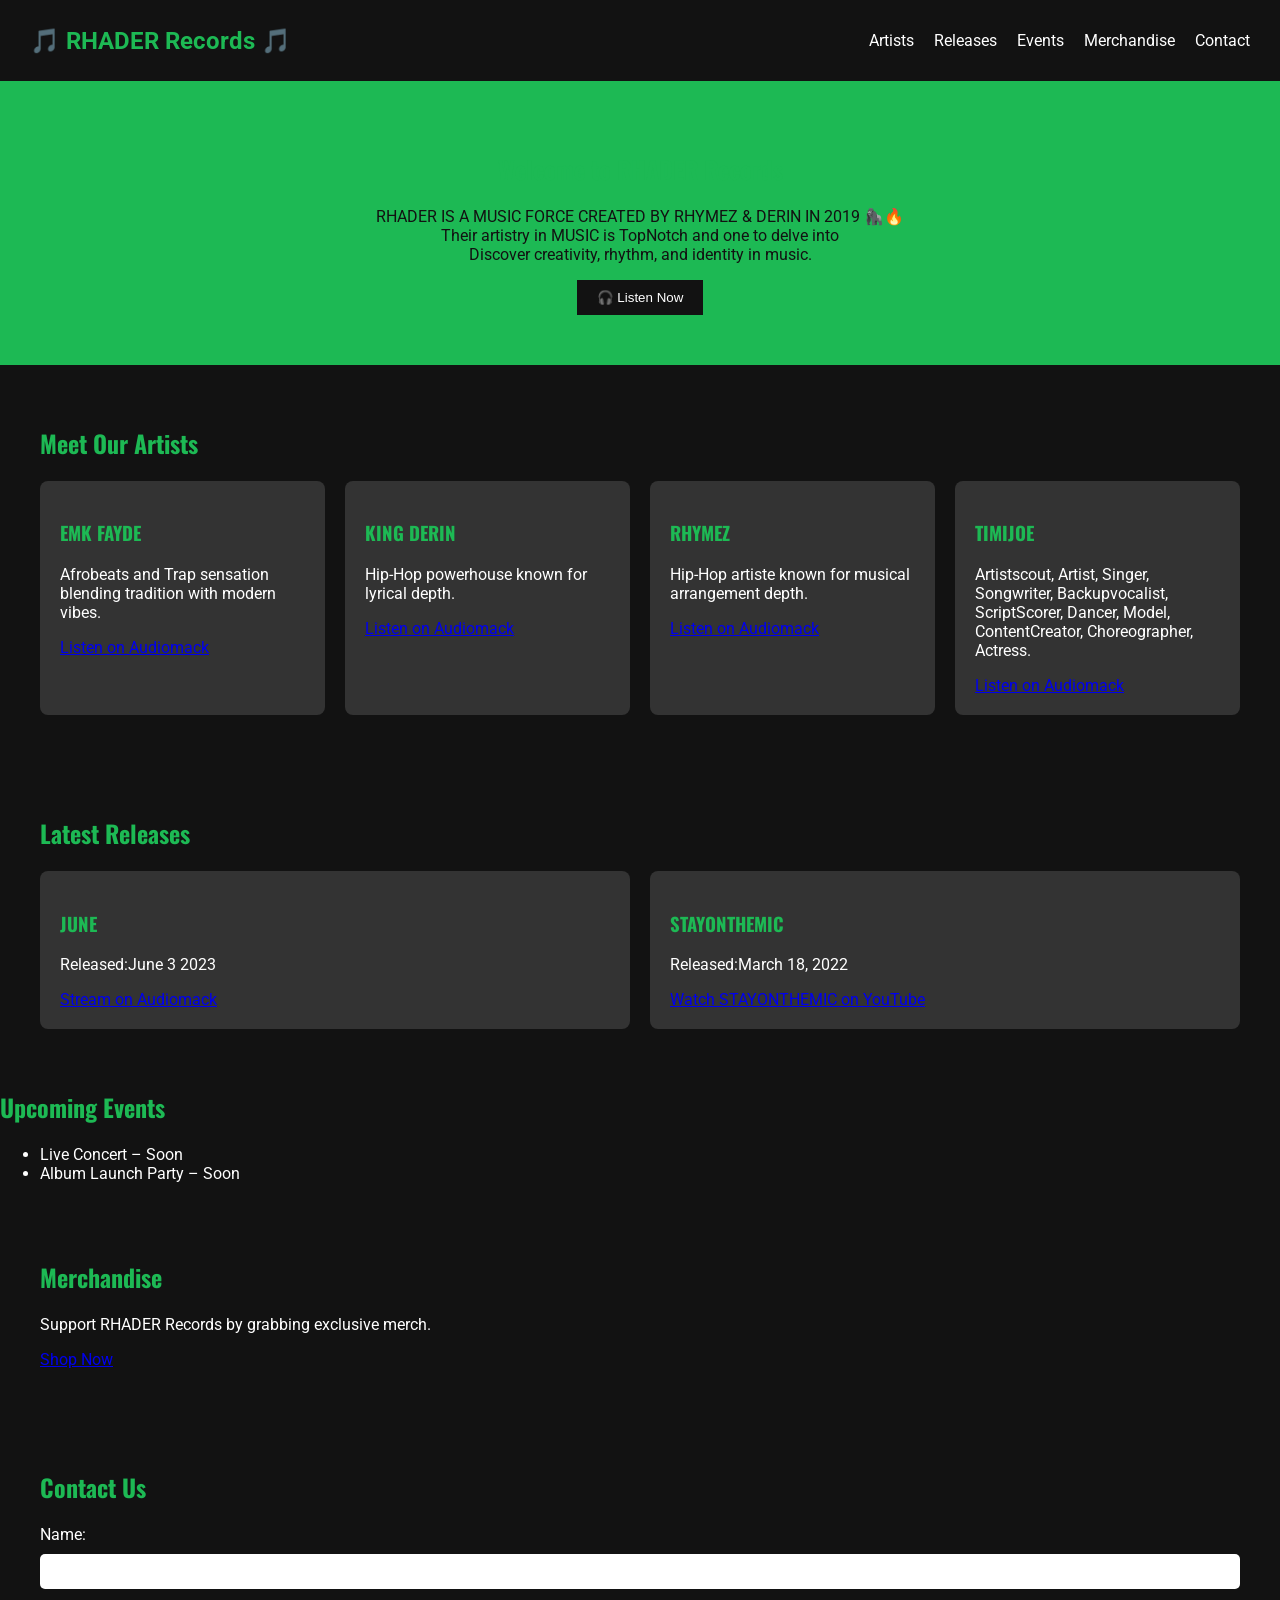
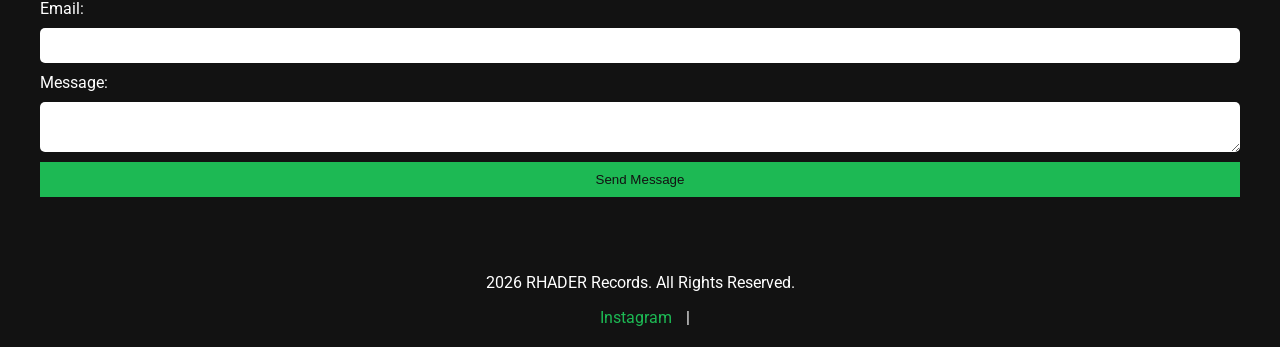
<file: final_project.html>
<!DOCTYPE html>
<html lang="en">
<head>
  <meta charset="UTF-8">
  <meta name="description" content="RHADER Records - Modern music label and hub for artists, fans, and producers.">
  <meta name="keywords" content="RHADER Records, Music Label, Artists, Releases, Events, Merchandise">
  <meta name="author" content="RHADER Records">
  <meta name="viewport" content="width=device-width, initial-scale=1.0">
  <title>RHADER Records</title>
  <!-- Link to CSS -->
  <link rel="stylesheet" href="styles/final_project.css">
   <!-- Link to JavaScript -->
  <script src="scripts/final_project.js" defer></script>
  <!-- Google Fonts -->
  <link href="https://fonts.googleapis.com/css2?family=Oswald:wght@400;700&family=Roboto&display=swap" rel="stylesheet">
</head>
<body>
  <!-- Header -->
  <header>
    <div class="logo">🎵 RHADER Records 🎵</div>
    <nav>
      <ul>
        <li><a href="#artists">Artists</a></li>
        <li><a href="#releases">Releases</a></li>
        <li><a href="#events">Events</a></li>
        <li><a href="#merch">Merchandise</a></li>
        <li><a href="#contact">Contact</a></li>
      </ul>
    </nav>
  </header>

  <!-- Hero Banner -->
  <section class="hero">
    <h1>Welcome to RHADER Records</h1>
    <p>RHADER IS A MUSIC FORCE CREATED BY RHYMEZ & DERIN IN 2019 🦍🔥
    <br>Their artistry in MUSIC is TopNotch and one to delve into
    <br>Discover creativity, rhythm, and identity in music.
    </p>
    <button id="listenBtn">🎧 Listen Now</button>
  </section>

  <!-- Artists Section -->
  <section id="artists">
    <h2>Meet Our Artists</h2>
    <div class="artist-grid">
      <article>
        <h3>EMK FAYDE</h3>
        <p>Afrobeats and Trap sensation blending tradition with modern vibes.</p>
        <a href="https://audiomack.com/emkfayde" target="_blank">Listen on Audiomack</a>
      </article>
      <article>
        <h3>KING DERIN</h3>
        <p>Hip-Hop powerhouse known for lyrical depth.</p>
        <a href="https://audiomack.com/kingderin" target="_blank">Listen on Audiomack</a>
      </article>
      <article>
        <h3>RHYMEZ</h3>
        <p>Hip-Hop artiste known for musical arrangement depth.</p>
        <a href="https://audiomack.com/savage619" target="_blank">Listen on Audiomack</a>
      </article>
      <article>
        <h3>TIMIJOE</h3>
        <p>Artistscout, Artist, Singer, Songwriter, Backupvocalist, ScriptScorer, Dancer, Model, ContentCreator, Choreographer, Actress.</p>
        <a href="https://audiomack.com/timijoe009" target="_blank">Listen on Audiomack</a>
      </article>
      
    </div>
  </section>

  <!-- Releases Section -->
  <section id="releases">
    <h2>Latest Releases</h2>
    <div class="release-grid">
      <div class="release">
        <h3>JUNE</h3>
        <p>Released:June 3 2023</p>
        <a href="https://audiomack.com/rhader/album/june-1/" target="_blank">Stream on Audiomack</a>
      </div>
      <div class="release">
        <h3>STAYONTHEMIC</h3>
        <p>Released:March 18, 2022</p>
        <a href="https://www.youtube.com/@stayonthemic" target="_blank">Watch STAYONTHEMIC on YouTube</a>
      </div>
    </div>
  </section>

  <!-- Events Section -->
  <aside id="events">
    <h2>Upcoming Events</h2>
    <ul>
      <li>Live Concert – Soon</li>
      <li>Album Launch Party – Soon</li>
    </ul>
  </aside>

  <!-- Merchandise Section -->
  <section id="merch">
    <h2>Merchandise</h2>
    <p>Support RHADER Records by grabbing exclusive merch.</p>
    <a href="https://example.com/merch" target="_blank">Shop Now</a>
  </section>

  <!-- Contact Section -->
  <section id="contact">
    <h2>Contact Us</h2>
    <form id="contactForm">
      <label for="name">Name:</label>
      <input type="text" id="name" name="name" required>

      <label for="email">Email:</label>
      <input type="email" id="email" name="email" required>

      <label for="message">Message:</label>
      <textarea id="message" name="message" required></textarea>

      <button type="submit">Send Message</button>
    </form>
  </section>

  <!-- Footer -->
  <footer>
    <p>2026 RHADER Records. All Rights Reserved.</p>
    <div class="social-links">
      <a href="https://instagram.com/rhaderecords" target="_blank">Instagram</a> |
    </div>
  </footer>

</body>
</html>
</file>
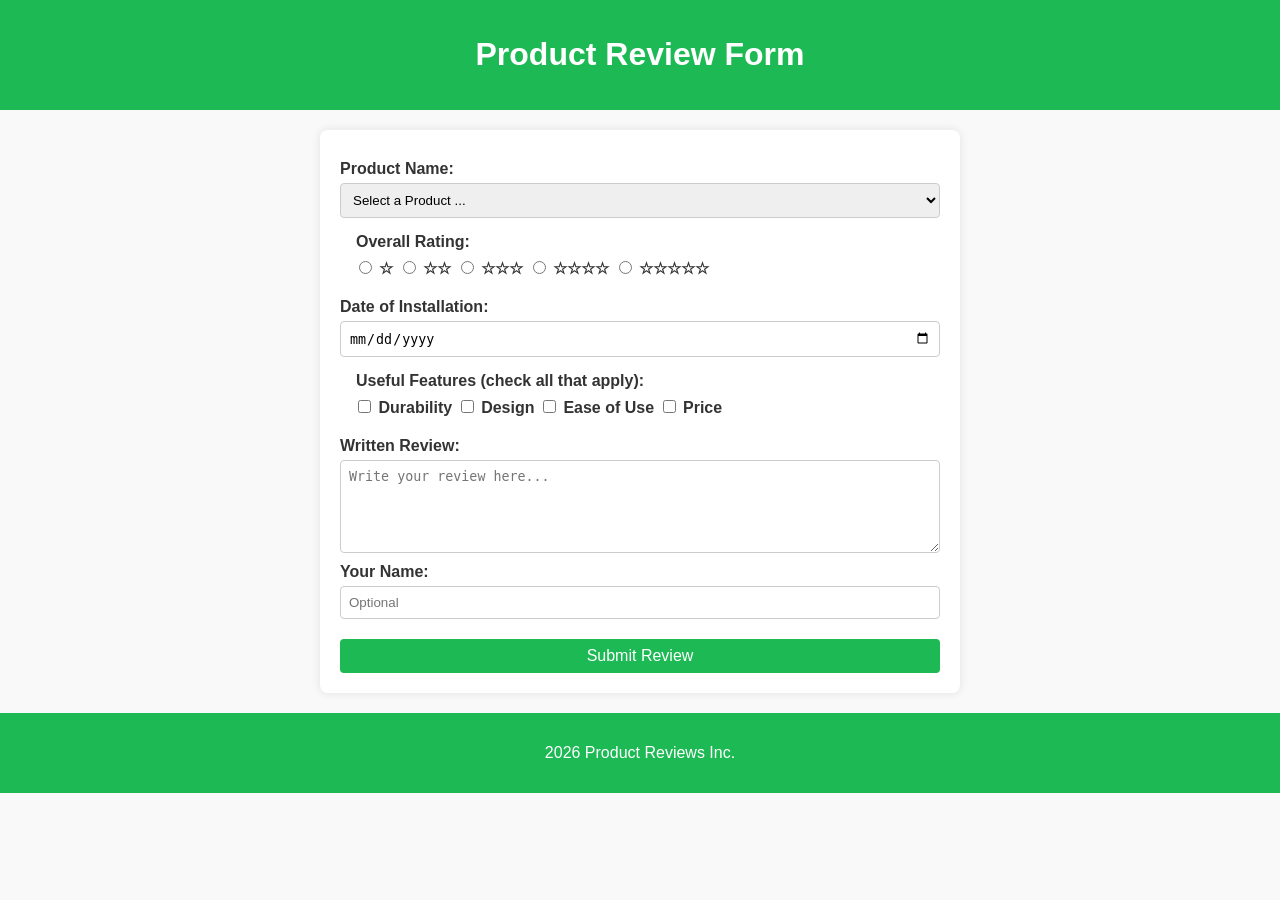
<file: form.html>
<!DOCTYPE html>
<html lang="en">
<head>
  <meta charset="UTF-8">
  <meta name="viewport" content="width=device-width, initial-scale=1.0">
  <title>Product Review Form</title>
  <link rel="stylesheet" href="styles/form.css">
  <script src="scripts/form.js" defer></script>
</head>
<body>
  <header>
    <h1>Product Review Form</h1>
  </header>

  <main>
    <form method="get" action="review.html">
      <!-- Product Name -->
      <label for="product">Product Name:</label>
      <select id="product" name="product" required>
        <option value="" disabled selected>Select a Product ...</option>
        <!-- Options populated dynamically by JS -->
      </select>

      <!-- Overall Rating -->
      <fieldset>
        <legend>Overall Rating:</legend>
        <label><input type="radio" id="rating1" name="rating" value="1" required> ☆</label>
        <label><input type="radio" id="rating2" name="rating" value="2"> ☆☆</label>
        <label><input type="radio" id="rating3" name="rating" value="3"> ☆☆☆</label>
        <label><input type="radio" id="rating4" name="rating" value="4"> ☆☆☆☆</label>
        <label><input type="radio" id="rating5" name="rating" value="5"> ☆☆☆☆☆</label>
      </fieldset>

      <!-- Date of Installation -->
      <label for="installDate">Date of Installation:</label>
      <input type="date" id="installDate" name="installDate" required>

      <!-- Useful Features -->
      <fieldset>
        <legend>Useful Features (check all that apply):</legend>
        <label><input type="checkbox" id="feature1" name="features" value="Durability"> Durability</label>
        <label><input type="checkbox" id="feature2" name="features" value="Design"> Design</label>
        <label><input type="checkbox" id="feature3" name="features" value="Ease of Use"> Ease of Use</label>
        <label><input type="checkbox" id="feature4" name="features" value="Price"> Price</label>
      </fieldset>

      <!-- Written Review -->
      <label for="review">Written Review:</label>
      <textarea id="review" name="review" rows="5" cols="40" placeholder="Write your review here..."></textarea>

      <!-- User Name -->
      <label for="username">Your Name:</label>
      <input type="text" id="username" name="username" placeholder="Optional">

      <!-- Submit -->
      <input type="submit" value="Submit Review">
    </form>
  </main>

  <footer>
    <p>2026 Product Reviews Inc.</p>
  </footer>
</body>
</html>
</file>
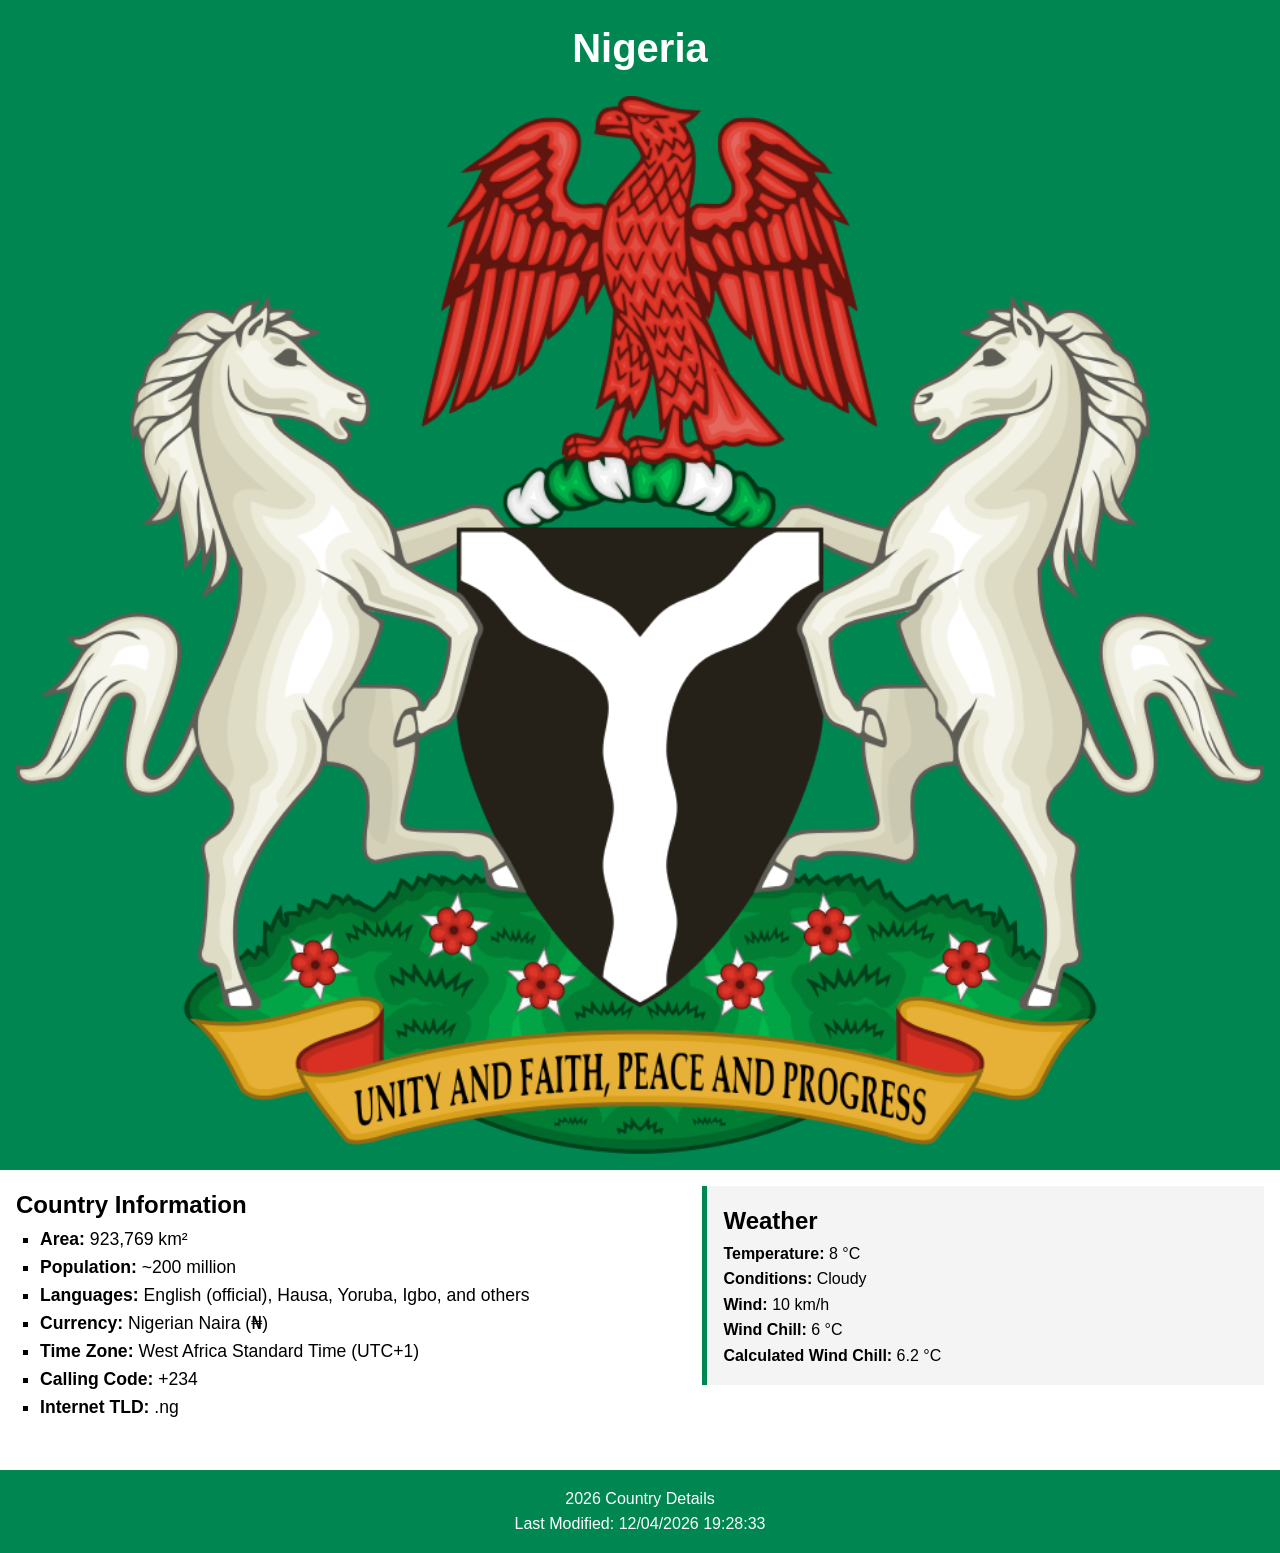
<file: place.html>
<!DOCTYPE html>
<html lang="en">
<head>
  <meta charset="UTF-8">
  <meta name="viewport" content="width=device-width, initial-scale=1.0">
  <link rel="stylesheet" href="styles/place.css">
  <script src="scripts/place.js" defer></script>
  <title>Country Details - Nigeria</title>
</head>
<body>
  <header>
    <h1>Nigeria</h1>
    <!-- Hero Image -->
    <picture>
      <!-- Large screens -->
      <source srcset="images/Coat_of_arms_of_Nigeria.svg.webp" media="(min-width: 1024px)">
      <!-- Medium screens -->
      <source srcset="images/Coat_of_arms_of_Nigeria.svg.webp" media="(min-width: 600px)">
      <!-- Default (small screens) -->
      <img src="images/Coat_of_arms_of_Nigeria.svg.webp" alt="Hero image of Nigeria">
    </picture>
  </header>

  <main>
    <section class="details">
      <h2>Country Information</h2>
      <ul>
        <li><strong>Area:</strong> 923,769 km²</li>
        <li><strong>Population:</strong> ~200 million</li>
        <li><strong>Languages:</strong> English (official), Hausa, Yoruba, Igbo, and others</li>
        <li><strong>Currency:</strong> Nigerian Naira (₦)</li>
        <li><strong>Time Zone:</strong> West Africa Standard Time (UTC+1)</li>
        <li><strong>Calling Code:</strong> +234</li>
        <li><strong>Internet TLD:</strong> .ng</li>
      </ul>
    </section>

    <section class="weather">
      <h2>Weather</h2>
      <p><strong>Temperature:</strong> 8 °C</p>
      <p><strong>Conditions:</strong> Cloudy</p>
      <p><strong>Wind:</strong> 10 km/h</p>
      <p><strong>Wind Chill:</strong> 6 °C</p>
    </section>
  </main>

  <footer>
    <p> <span id="year"></span> Country Details</p>
    <p>Last Modified: <span id="lastModified"></span></p>
  </footer>

</body>
</html>
</file>
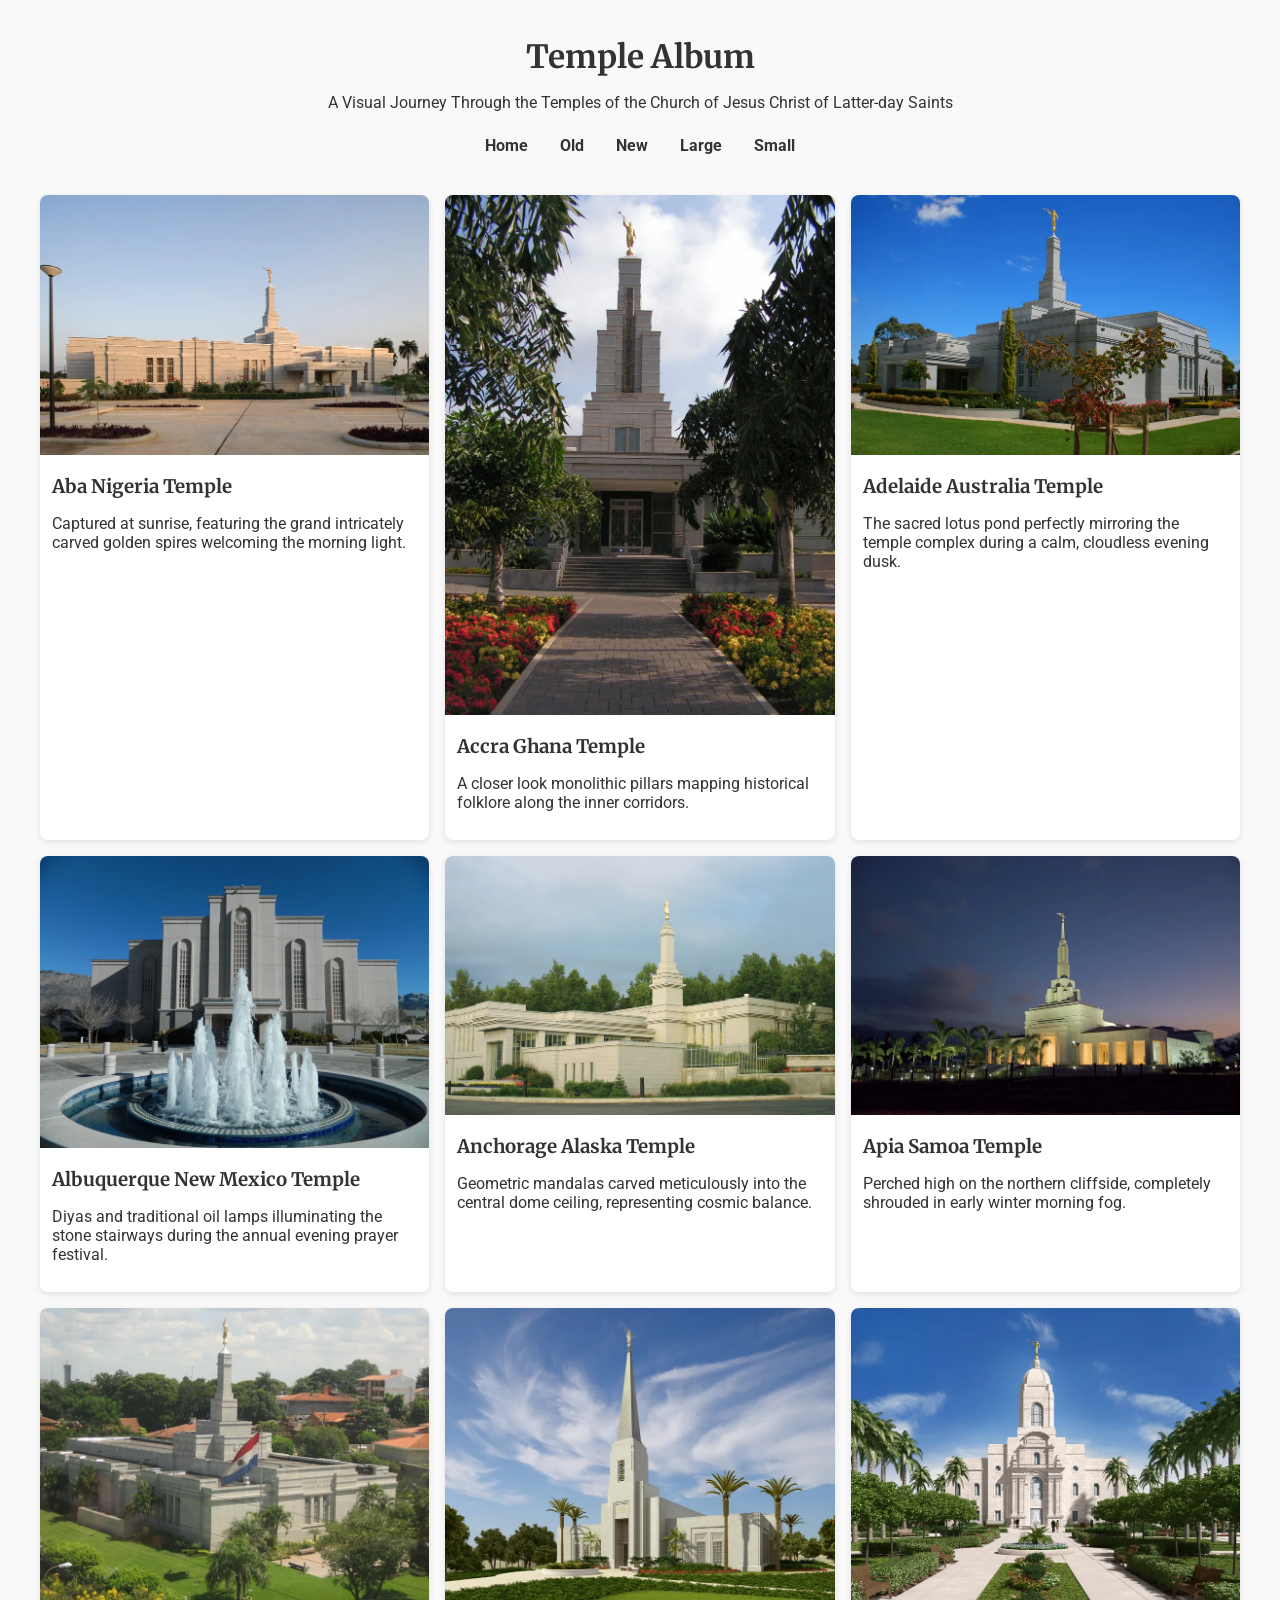
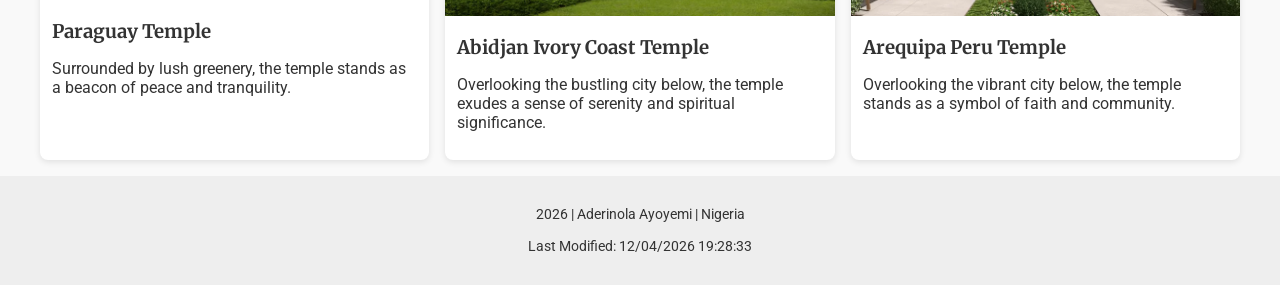
<file: temples.html>
<!DOCTYPE html>
<html lang="en">
<head>
    <meta charset="UTF-8">
    <meta name="viewport" content="width=device-width, initial-scale=1.0">
    <title>Temple Album</title>
    <link rel="stylesheet" href="styles/temples.css">
    <link rel="stylesheet" href="styles/temples-large.css" media="screen and (min-width: 768px)">
    <script src="scripts/temples.js" defer></script>
    <script scr="scripts/temples-large.js" defer></script>
</head>
<body>

    <!-- Header Section -->
    <header>
        <h1>Temple Album</h1>
        <p>A Visual Journey Through the Temples of the Church of Jesus Christ of Latter-day Saints</p>
 <nav>
  <ul>
    <li><a href="#">Home</a></li>
    <li><a href="#">Old</a></li>
    <li><a href="#">New</a></li>
    <li><a href="#">Large</a></li>
    <li><a href="#">Small</a></li>
  </ul>
</nav>

    </header>

    <!-- Main Album Container -->
    <main class="album-container">
        <div class="gallery-grid">

            <!-- Photo Item 1 -->
            <div class="photo-card">
                    <div class="img-wrapper">
                        <img src="images/aba_nigeria_temple_lds.webp" alt="Aba Nigeria Temple">
                    </div>
                </a>
                <div class="photo-info">
                    <h3>Aba Nigeria Temple</h3>
                    <p>Captured at sunrise, featuring the grand intricately carved golden spires welcoming the morning light.</p>
                </div>
            </div>

            <!-- Photo Item 2 -->
            <div class="photo-card">
                    <div class="img-wrapper">
                        <img src="images/accra_ghana_temple_lds.webp" alt="Accra Ghana Temple">
                    </div>
                </a>
                <div class="photo-info">
                    <h3>Accra Ghana Temple</h3>
                    <p>A closer look monolithic pillars mapping historical folklore along the inner corridors.</p>
                </div>
            </div>

            <!-- Photo Item 3 -->
            <div class="photo-card">
                    <div class="img-wrapper">
                        <img src="images/adelaide_australia_temple_lds.webp" alt="Adelaide Australia Temple">
                    </div>
                </a>
                <div class="photo-info">
                    <h3>Adelaide Australia Temple</h3>
                    <p>The sacred lotus pond perfectly mirroring the temple complex during a calm, cloudless evening dusk.</p>
                </div>
            </div>

            <!-- Photo Item 4 -->
            <div class="photo-card">
                    <div class="img-wrapper">
                        <img src="images/albuquerque_temple_lds.webp" alt="Albuquerque New Mexico Temple">
                    </div>
                </a>
                <div class="photo-info">
                    <h3>Albuquerque New Mexico Temple</h3>
                    <p>Diyas and traditional oil lamps illuminating the stone stairways during the annual evening prayer festival.</p>
                </div>
            </div>

            <!-- Photo Item 5 -->
            <div class="photo-card">
                    <div class="img-wrapper">
                        <img src="images/anchorage_temple_lds.webp" alt="Anchorage Alaska Temple">
                    </div>
                </a>
                <div class="photo-info">
                    <h3>Anchorage Alaska Temple</h3>
                    <p>Geometric mandalas carved meticulously into the central dome ceiling, representing cosmic balance.</p>
                </div>
            </div>

            <!-- Photo Item 6 -->
            <div class="photo-card">
                    <div class="img-wrapper">
                        <img src="images/apia_samoa_temple_lds.webp" alt="Apia Samoa Temple">
                    </div>
                </a>
                <div class="photo-info">
                    <h3>Apia Samoa Temple</h3>
                    <p>Perched high on the northern cliffside, completely shrouded in early winter morning fog.</p>
                </div>
            </div>

            <!-- Photo Item 7 -->
            <div class="photo-card">
                    <div class="img-wrapper">
                        <img src="images/paraguay_temple.webp" alt="Paraguay Temple">
                    </div>
                </a>
                <div class="photo-info">
                    <h3>Paraguay Temple</h3>
                    <p>Surrounded by lush greenery, the temple stands as a beacon of peace and tranquility.</p>
                </div>
            </div>

            <!-- Photo Item 8 -->
            <div class="photo-card">
                    <div class="img-wrapper">
                        <img src="images/rendering_abidjan_ivory_coast_temple.webp" alt="Abidjan Ivory Coast Temple">
                    </div>
                </a>
                <div class="photo-info">
                    <h3>Abidjan Ivory Coast Temple</h3>
                    <p>Overlooking the bustling city below, the temple exudes a sense of serenity and spiritual significance.</p>
                </div>
            </div>

            <!-- Photo Item 9 -->
            <div class="photo-card">
                    <div class="img-wrapper">
                        <img src="images/rendering_arequipa_peru_temple.webp" alt="Arequipa Peru Temple">
                    </div>
                </a>
                <div class="photo-info">
                    <h3>Arequipa Peru Temple</h3>
                    <p>Overlooking the vibrant city below, the temple stands as a symbol of faith and community.</p>
                </div>
            </div>

        </div>
    </main>

    <footer>
        <p><span id="currentyear"></span> | Aderinola Ayoyemi | Nigeria</p>
        <p id="lastModified"></p>
    </footer>

</body>
</html>
</file>
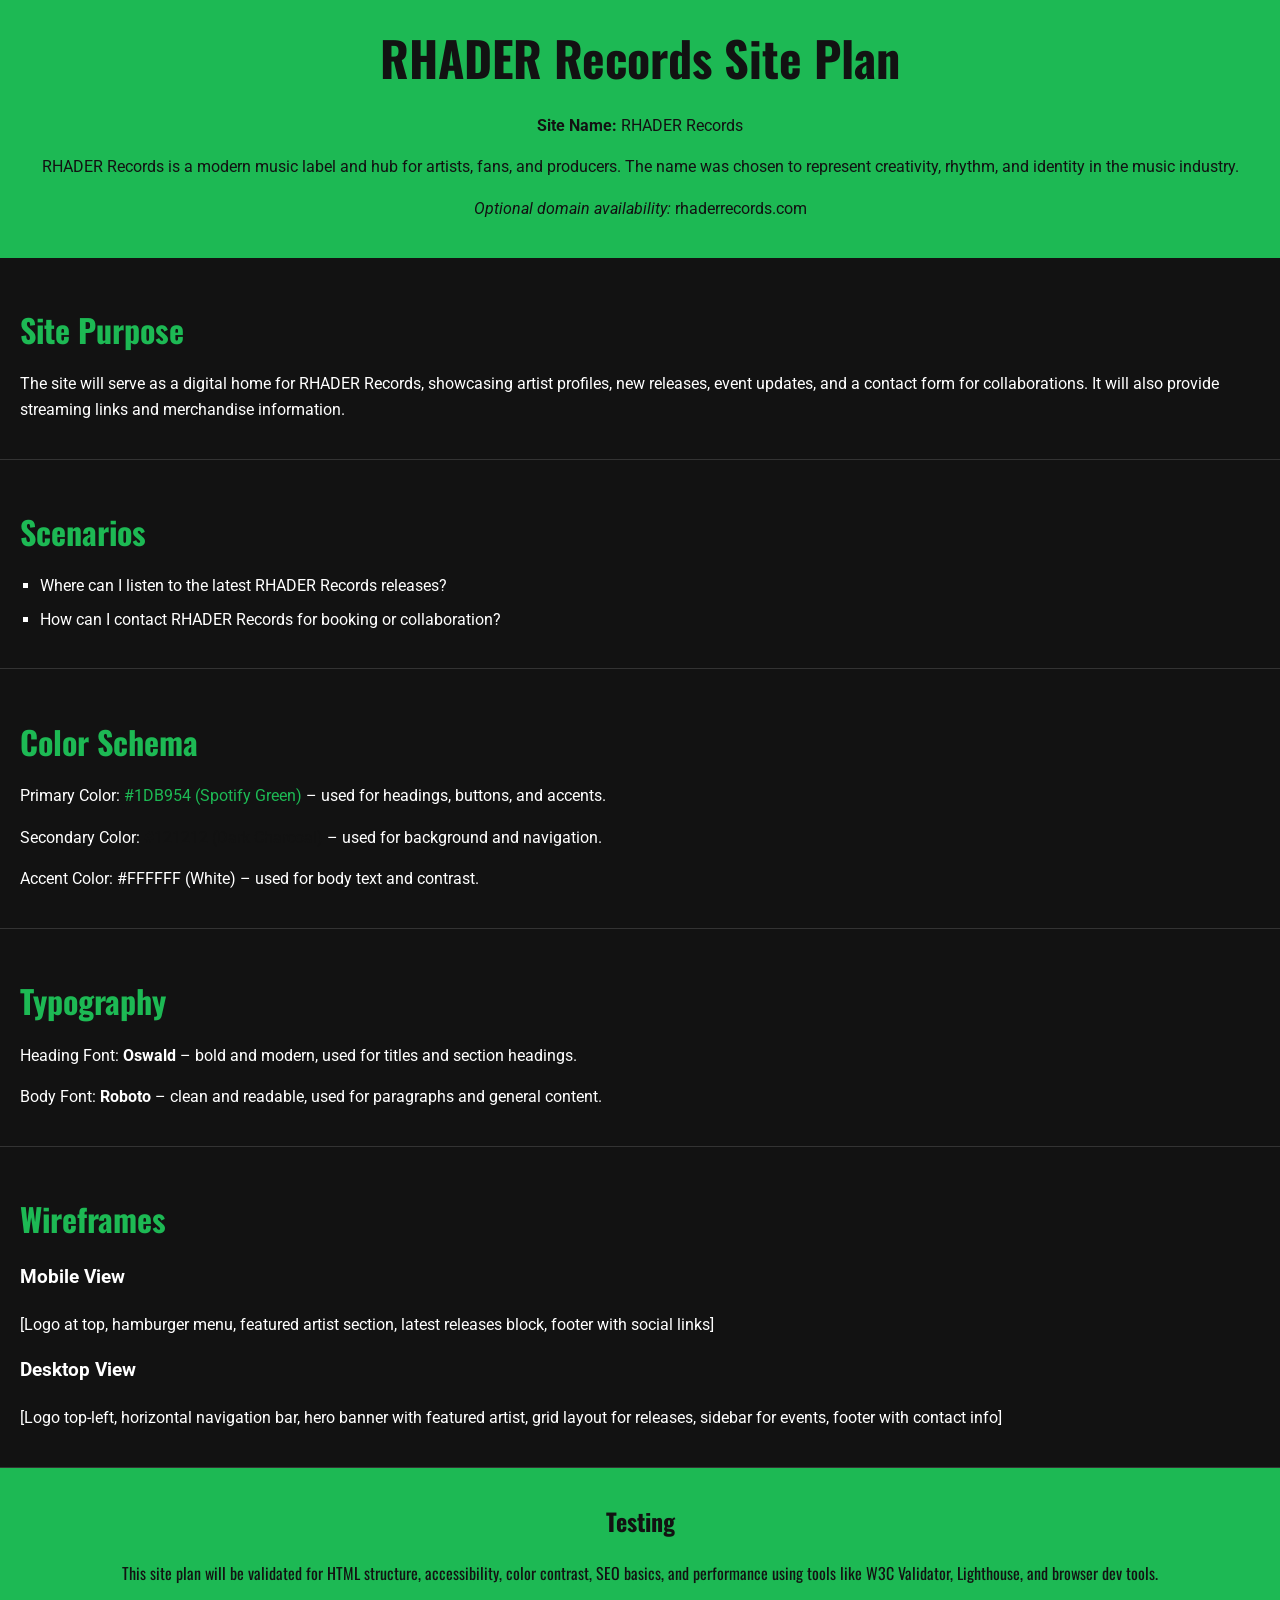
<file: project/siteplan.html>
<!DOCTYPE html>
<html lang="en">
<head>
  <meta charset="UTF-8">
  <meta name="viewport" content="width=device-width, initial-scale=1.0">
  <title>RHADER Records Site Plan</title>
  <link rel="stylesheet" href="styles/siteplan.css">
</head>
<body>
  <header>
    <h1>RHADER Records Site Plan</h1>
    <p><strong>Site Name:</strong> RHADER Records</p>
    <p>RHADER Records is a modern music label and hub for artists, fans, and producers. The name was chosen to represent creativity, rhythm, and identity in the music industry.</p>
    <p><em>Optional domain availability:</em> rhaderrecords.com</p>
  </header>

  <section>
    <h2>Site Purpose</h2>
    <p>The site will serve as a digital home for RHADER Records, showcasing artist profiles, new releases, event updates, and a contact form for collaborations. It will also provide streaming links and merchandise information.</p>
  </section>

  <section>
    <h2>Scenarios</h2>
    <ul>
      <li>Where can I listen to the latest RHADER Records releases?</li>
      <li>How can I contact RHADER Records for booking or collaboration?</li>
    </ul>
  </section>

  <section>
    <h2>Color Schema</h2>
    <p>Primary Color: <span style="color:#1DB954;">#1DB954 (Spotify Green)</span> – used for headings, buttons, and accents.</p>
    <p>Secondary Color: <span style="color:#121212;">#121212 (Dark Charcoal)</span> – used for background and navigation.</p>
    <p>Accent Color: <span style="color:#FFFFFF;">#FFFFFF (White)</span> – used for body text and contrast.</p>
  </section>

  <section>
    <h2>Typography</h2>
    <p>Heading Font: <strong>Oswald</strong> – bold and modern, used for titles and section headings.</p>
    <p>Body Font: <strong>Roboto</strong> – clean and readable, used for paragraphs and general content.</p>
  </section>

  <section>
    <h2>Wireframes</h2>
    <h3>Mobile View</h3>
    <p>[Logo at top, hamburger menu, featured artist section, latest releases block, footer with social links]</p>
    <h3>Desktop View</h3>
    <p>[Logo top-left, horizontal navigation bar, hero banner with featured artist, grid layout for releases, sidebar for events, footer with contact info]</p>
  </section>

  <footer>
    <h2>Testing</h2>
    <p>This site plan will be validated for HTML structure, accessibility, color contrast, SEO basics, and performance using tools like W3C Validator, Lighthouse, and browser dev tools.</p>
  </footer>
</body>
</html>
</file>
<file: styles/final_project.css>
/* Fonts */
body {
  font-family: 'Roboto', sans-serif;
  background-color: #121212;
  color: #FFFFFF;
  margin: 0;
  padding: 0;
}

h1, h2, h3 {
  font-family: 'Oswald', sans-serif;
  color: #1DB954;
}

/* Header */
header {
  display: flex;
  justify-content: space-between;
  align-items: center;
  background-color: #121212;
  padding: 15px 30px;
}

header .logo {
  font-size: 1.5em;
  font-weight: bold;
  color: #1DB954;
}

nav ul {
  list-style: none;
  display: flex;
  gap: 20px;
}

nav a {
  text-decoration: none;
  color: #FFFFFF;
}

nav a:hover {
  color: #1DB954;
}

/* Hero */
.hero {
  text-align: center;
  padding: 50px;
  background-color: #1DB954;
  color: #121212;
}

.hero button {
  background-color: #121212;
  color: #FFFFFF;
  border: none;
  padding: 10px 20px;
  cursor: pointer;
}

.hero button:hover {
  background-color: #333333;
}

/* Sections */
section {
  padding: 40px;
}

.artist-grid, .release-grid {
  display: grid;
  grid-template-columns: repeat(auto-fit, minmax(250px, 1fr));
  gap: 20px;
}

article, .release {
  background-color: #333333;
  padding: 20px;
  border-radius: 8px;
}

/* Contact Form */
form {
  display: flex;
  flex-direction: column;
  gap: 10px;
}

form input, form textarea {
  padding: 10px;
  border: none;
  border-radius: 5px;
}

form button {
  background-color: #1DB954;
  color: #121212;
  border: none;
  padding: 10px;
  cursor: pointer;
}

form button:hover {
  background-color: #17a74a;
}

/* Footer */
footer {
  text-align: center;
  padding: 20px;
  background-color: #121212;
}

footer .social-links a {
  color: #1DB954;
  text-decoration: none;
  margin: 0 10px;
}
</file>
<file: styles/form.css>
body {
  font-family: Arial, sans-serif;
  background-color: #f9f9f9;
  color: #333;
  margin: 0;
  padding: 0;
}

header, footer {
  background-color: #1DB954;
  color: white;
  text-align: center;
  padding: 15px;
}

main {
  max-width: 600px;
  margin: 20px auto;
  padding: 20px;
  background: white;
  border-radius: 8px;
  box-shadow: 0 0 10px rgba(0,0,0,0.1);
}

form {
  display: flex;
  flex-direction: column;
}

label, legend {
  margin-top: 10px;
  font-weight: bold;
}

input, select, textarea {
  margin-top: 5px;
  padding: 8px;
  border: 1px solid #ccc;
  border-radius: 4px;
}

input[type="submit"] {
  margin-top: 20px;
  background-color: #1DB954;
  color: white;
  border: none;
  cursor: pointer;
  font-size: 1rem;
}

input[type="submit"]:hover {
  background-color: #14833b;
}

fieldset {
  border: none;
  margin-top: 15px;
}
</file>
<file: styles/place.css>
/* Global Variables */
:root {
  --primary-color: #008751;   /* Nigerian green */
  --secondary-color: #ffffff; /* White */
  --accent-color: #000000;    /* Black */
  --font-family: Arial, sans-serif;
}

/* Reset */
* {
  margin: 0;
  padding: 0;
  box-sizing: border-box;
}

/* Base Styles */
body {
  font-family: var(--font-family);
  background-color: var(--secondary-color);
  color: var(--accent-color);
  line-height: 1.6;
}

/* Header */
header {
  text-align: center;
  background-color: var(--primary-color);
  color: var(--secondary-color);
  padding: 1rem;
}

header img {
  width: 100%;
  height: auto;
  display: block;
  margin-top: 1rem;
}

/* Sections */
main {
  padding: 1rem;
}

.details, .weather {
  margin-bottom: 2rem;
}

.details ul {
  list-style-type: square;
  padding-left: 1.5rem;
}

.weather {
  background-color: #f4f4f4;
  border-left: 5px solid var(--primary-color);
  padding: 1rem;
}

/* Footer */
footer {
  background-color: var(--primary-color);
  color: var(--secondary-color);
  text-align: center;
  padding: 1rem;
}

/* Responsive Layout */
@media (min-width: 768px) {
  main {
    display: flex;
    justify-content: space-between;
    align-items: flex-start;
  }

  .details, .weather {
    width: 45%;
  }
}

@media (min-width: 1024px) {
  header h1 {
    font-size: 2.5rem;
  }

  .details ul li {
    font-size: 1.1rem;
  }

  .weather h2 {
    font-size: 1.5rem;
  }
}
</file>
<file: styles/temples.css>
/* Import Google Fonts */
@import url('https://fonts.googleapis.com/css2?family=Roboto:wght@400;700&family=Merriweather:wght@400;700&display=swap');

body {
  font-family: 'Roboto', sans-serif;
  margin: 0;
  padding: 0;
  background-color: #f9f9f9;
  color: #333;
}

/* Header */
header {
  text-align: center;
  padding: 1rem;
}

header h1 {
  font-family: 'Merriweather', serif;
  margin-bottom: 0.5rem;
}

/* Navigation */
nav ul {
  list-style: none;
  display: flex;
  flex-direction: column; /* Mobile: stacked */
  padding: 0;
  margin: 0;
}

nav li {
  margin: 0.5rem 0;
}

nav a {
  text-decoration: none;
  color: #333;
  font-weight: bold;
  padding: 0.5rem;
  transition: background-color 0.3s ease, color 0.3s ease;
}

nav a:hover {
  background-color: #007acc;
  color: #fff;
  border-radius: 4px;
}

/* Main content */
main.album-container {
  max-width: 90%;
  margin: 0 auto;
  padding: 1rem;
}

/* Gallery Grid */
.gallery-grid {
  display: grid;
  grid-template-columns: 1fr; /* Mobile: single column */
  gap: 1rem;
}

.photo-card {
  background: #fff;
  border-radius: 8px;
  overflow: hidden;
  box-shadow: 0 2px 6px rgba(0,0,0,0.1);
}

.img-wrapper img {
  width: 100%;
  display: block;
}

.photo-info {
  padding: 0.75rem;
}

.photo-info h3 {
  margin: 0.5rem 0;
  font-family: 'Merriweather', serif;
}

footer {
  text-align: center;
  padding: 1rem;
  font-size: 0.9rem;
  background-color: #eee;
}

/* Hamburger button */
.hamburger {
  display: none; /* hidden by default */
  font-size: 1.5rem;
  background: none;
  border: none;
  cursor: pointer;
  margin: 0.5rem;
}

/* Mobile view */
@media (max-width: 767px) {
  .hamburger {
    display: block; /* show hamburger in mobile */
  }

  nav ul {
    display: none; /* hide menu initially */
    flex-direction: column;
    gap: 0.5rem;
    background-color: #f0f0f0;
    padding: 1rem;
    border-radius: 6px;
  }

  nav ul.show {
    display: flex; /* show when toggled */
  }
}

.gallery-grid {
  display: grid;
  grid-template-columns: repeat(auto-fit, minmax(250px, 1fr));
  gap: 1rem;
}

.temple-card img {
  width: 100%;
  height: auto;
  border-radius: 8px;
}
</file>
<file: styles/temples-large.css>
/* Larger view adjustments */
nav ul {
  flex-direction: row; /* Horizontal menu */
  justify-content: center;
  gap: 1rem;
}

main.album-container {
  max-width: 1200px; /* Wider layout */
}

/* Gallery Grid for larger screens */
.gallery-grid {
  grid-template-columns: repeat(3, 1fr); /* 3 columns */
}
</file>
<file: project/styles/siteplan.css>
/* Import Google Fonts */
@import url('https://fonts.googleapis.com/css2?family=Oswald:wght@400;600&family=Roboto:wght@300;400;500&display=swap');

/* Global Styles */
body {
  font-family: 'Roboto', sans-serif;
  background-color: #121212; /* Dark Charcoal */
  color: #FFFFFF; /* White text */
  margin: 0;
  padding: 0;
  line-height: 1.6;
}

/* Header */
header {
  background-color: #1DB954; /* Spotify Green */
  color: #121212; /* Dark text for contrast */
  padding: 20px;
  text-align: center;
}

header h1 {
  font-family: 'Oswald', sans-serif;
  font-size: 2.5rem;
  margin: 0;
}

/* Sections */
section {
  padding: 20px;
  border-bottom: 1px solid #333;
}

section h2 {
  font-family: 'Oswald', sans-serif;
  color: #1DB954; /* Accent green for headings */
  margin-bottom: 10px;
}

/* Lists */
ul {
  list-style-type: square;
  padding-left: 20px;
}

li {
  margin-bottom: 8px;
}

/* Footer */
footer {
  background-color: #1DB954;
  color: #121212;
  text-align: center;
  padding: 15px;
  font-family: 'Oswald', sans-serif;
}

/* Links */
a {
  color: #1DB954;
  text-decoration: none;
}

a:hover {
  text-decoration: underline;
}

/* Responsive Typography */
p, li {
  font-size: 1rem;
}

@media (min-width: 768px) {
  header h1 {
    font-size: 3rem;
  }
  section h2 {
    font-size: 2rem;
  }
}
</file>
